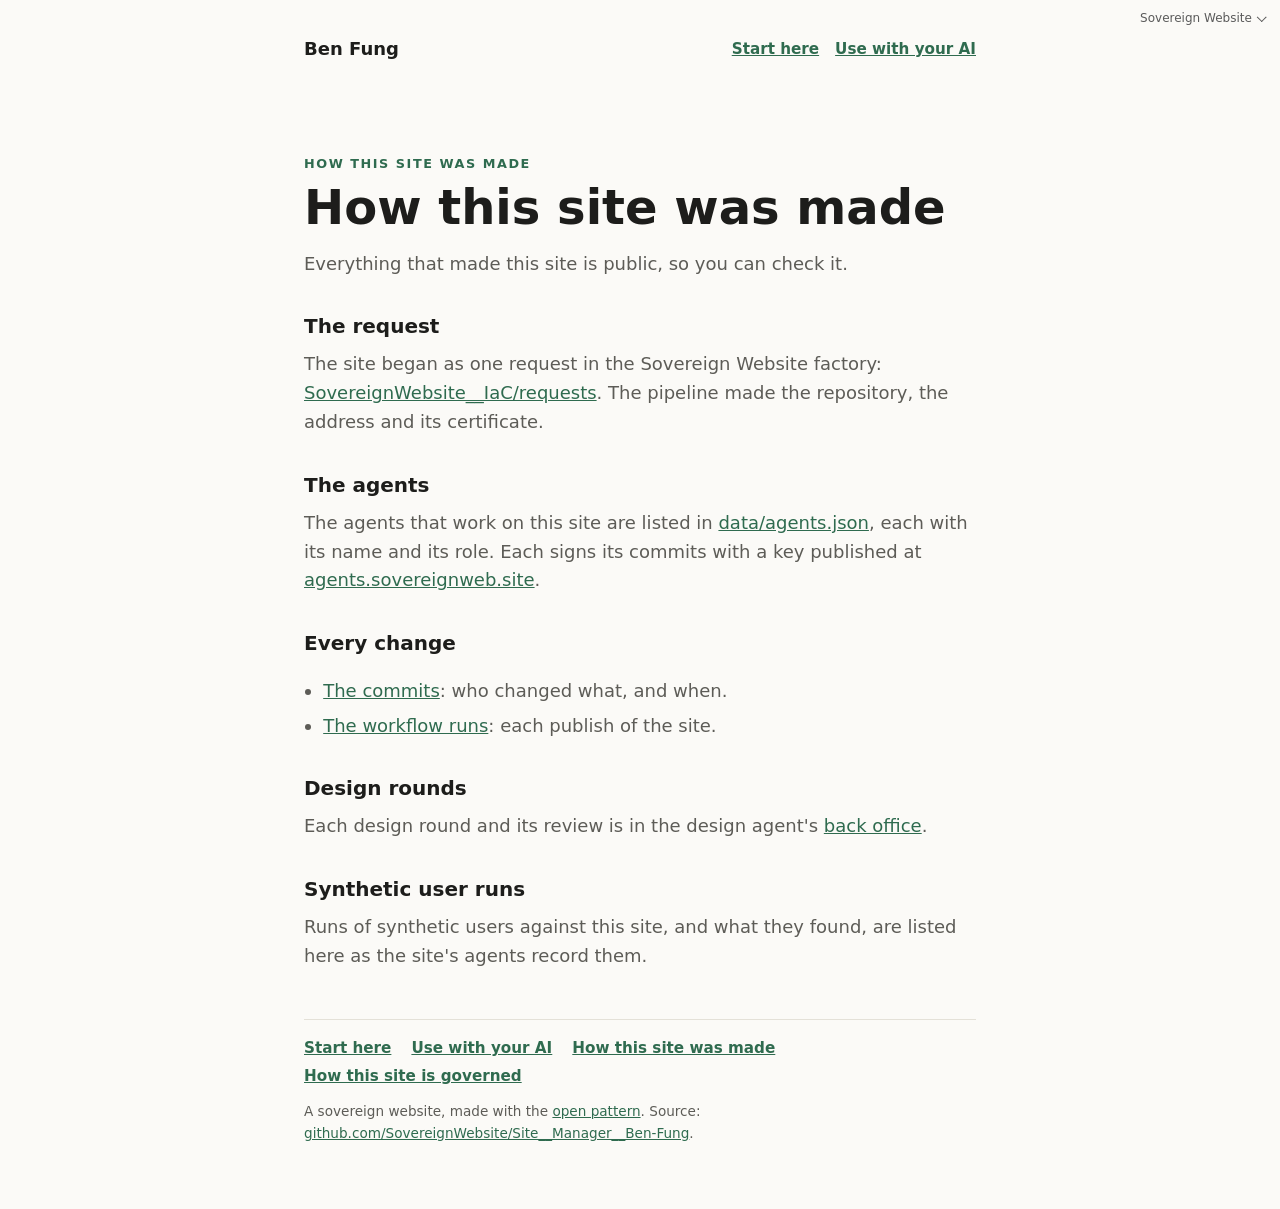
<file: site/admin/index.html>
<!doctype html>
<html lang="en-GB">
<head>
<meta charset="utf-8">
<meta name="viewport" content="width=device-width, initial-scale=1">
<title>How this site was made: Ben Fung</title>
<meta name="description" content="How this site was made: the request, the agents, the commits, the design rounds and the test runs.">
<meta property="og:type" content="website">
<meta property="og:site_name" content="Ben Fung">
<meta property="og:locale" content="en_GB">
<meta property="og:url" content="https://ben-fung.manager.sovereignweb.site/admin/">
<meta property="og:title" content="How this site was made: Ben Fung">
<meta property="og:description" content="How this site was made: the request, the agents, the commits, the design rounds and the test runs.">
<meta property="og:image" content="https://ben-fung.manager.sovereignweb.site/assets/share/card-1200x630.jpg">
<meta property="og:image:type" content="image/jpeg">
<meta property="og:image:width" content="1200">
<meta property="og:image:height" content="630">
<meta property="og:image:alt" content="Ben Fung">
<meta name="twitter:card" content="summary_large_image">
<meta name="twitter:title" content="How this site was made: Ben Fung">
<meta name="twitter:description" content="How this site was made: the request, the agents, the commits, the design rounds and the test runs.">
<meta name="twitter:image" content="https://ben-fung.manager.sovereignweb.site/assets/share/card-1200x630.jpg">
<link rel="canonical" href="https://ben-fung.manager.sovereignweb.site/admin/">
<style>
:root{--bg:#fbfaf7;--fg:#1d1d1b;--muted:#5d5c57;--accent:#2f6b4f;--line:#e4e1d8}
@media (prefers-color-scheme:dark){:root{--bg:#141513;--fg:#ecebe6;--muted:#a8a69e;--accent:#7fc3a0;--line:#2c2d29}}
*{box-sizing:border-box}body{margin:0;background:var(--bg);color:var(--fg);font:18px/1.6 system-ui,-apple-system,Segoe UI,sans-serif}
main{max-width:44rem;margin:0 auto;padding:10vh 1rem 4rem}
.skip{position:absolute;left:-999px}.skip:focus{left:1rem;top:1rem}
.mark{font-size:.8rem;letter-spacing:.12em;text-transform:uppercase;color:var(--accent);font-weight:600}
h1{font-size:clamp(2rem,6vw,3rem);line-height:1.1;margin:.4rem 0 1rem}
p{color:var(--muted);margin:0 0 1rem}a{color:var(--accent)}
footer{margin-top:3rem;padding-top:1rem;border-top:1px solid var(--line);font-size:.85rem;color:var(--muted)}
/* The Sovereign Website credit on a customer's site: one small, muted control at the far top right that opens a
   pop-up menu of the family links. Not a strip and not a menu bar: the site is about its owner (Dinis, 20 November
   2026: "It needs to fundamentally be about the site and who is it about ... top right pop-up menu").
   CSS only (details/summary), so no script and no CSP issue. It sits in the page's corner, above the owner's header;
   a site whose own header uses that corner moves it with --family-top / --family-right.
   To remove it, the owner sets one attribute: <html data-family-credit="off">. */
.family-credit{--fam-fg:var(--family-fg,#5a5a5a);--fam-strong:var(--family-fg-strong,#111);--fam-bg:var(--family-bg,#fff);
  position:absolute;top:var(--family-top,.4rem);right:var(--family-right,.75rem);z-index:50;font-size:.75rem;line-height:1.4}
@media (prefers-color-scheme:dark){.family-credit{--fam-fg:var(--family-fg,#b5b5b5);--fam-strong:var(--family-fg-strong,#fff);--fam-bg:var(--family-bg,#1c1c1c)}}
.family-credit summary{display:inline-flex;align-items:center;gap:.3rem;cursor:pointer;color:var(--fam-fg);list-style:none;min-height:24px;padding:.15rem .3rem;border-radius:4px}
.family-credit summary::-webkit-details-marker{display:none}
.family-credit summary::after{content:"";width:.35rem;height:.35rem;border:solid currentColor;border-width:0 1px 1px 0;transform:rotate(45deg) translateY(-2px)}
.family-credit summary:hover,.family-credit summary:focus-visible,.family-credit[open] summary{color:var(--fam-strong)}
.family-credit ul{position:absolute;right:0;top:100%;margin:.25rem 0 0;padding:.35rem 0;list-style:none;min-width:11rem;
  background:var(--fam-bg);border:1px solid rgba(127,127,127,.3);border-radius:6px;box-shadow:0 4px 16px rgba(0,0,0,.12)}
.family-credit a{display:block;padding:.3rem .8rem;min-height:24px;color:var(--fam-fg);text-decoration:none}
.family-credit a:hover,.family-credit a:focus-visible{color:var(--fam-strong);background:rgba(127,127,127,.1)}
.family-credit .family-gap{border-bottom:1px solid rgba(127,127,127,.25);padding-bottom:.3rem;margin-bottom:.3rem}
[data-family-credit="off"] .family-credit{display:none}
@media print{.family-credit{display:none}}
.top{display:flex;flex-wrap:wrap;align-items:center;gap:.5rem 1.5rem;max-width:44rem;margin:0 auto;padding:2.2rem 1rem 0}
.top .name{font-weight:600;color:var(--fg);text-decoration:none}
.own{display:flex;gap:1rem;margin-left:auto;font-size:.95rem}
.own a,.site-links a{color:var(--accent);font-weight:600}
.site-links{display:flex;flex-wrap:wrap;gap:.25rem 1.25rem;margin-bottom:.8rem;font-size:.95rem}
@media (max-width:40rem){.own{margin:0;width:100%}}
h2{font-size:1.25rem;margin:2rem 0 .5rem}ol,ul.plain{color:var(--muted);padding-left:1.2rem}li{margin:.35rem 0}
pre{background:rgba(127,127,127,.1);padding:.8rem 1rem;border-radius:6px;white-space:pre-wrap;font-size:.9rem;color:var(--fg)}
code{font-size:.9em}main a,main code{overflow-wrap:anywhere}
@media (max-width:599px){footer,.family-credit,.family,.site-links{font-size:15px}}
</style>
</head>
<body>
<a class="skip" href="#main">Skip to content</a>
<details class="family-credit">
  <summary>Sovereign Website</summary>
  <ul>
    <li><a href="/start/">Start here</a></li>
    <li><a href="/agents/">Use with your AI</a></li>
    <li class="family-gap"><a href="/admin/">How this site was made</a></li>
    <li><a href="https://sovereignwebsite.ai/">Sovereign Website</a></li>
    <li><a href="https://sovereignwebsite.org/">Principles</a></li>
    <li><a href="https://sovereignwebsite.site/">Hosted</a></li>
    <li><a href="https://hub.sovereignweb.site/">Hub</a></li>
    <li><a href="https://agents.sovereignweb.site/">Agents</a></li>
    <li><a href="https://vault.sovereignwebsite.site/">Vault</a></li>
    <li><a href="https://agenticcells.ai/">AgentiCCells</a></li>
    <li><a href="https://riskmandate.ai/">RiskMandate</a></li>
    <li><a href="https://newsroom.sgit.ai/">Newsroom</a></li>
  </ul>
</details>
<header class="top">
  <a class="name" href="/">Ben Fung</a>
  <nav class="own" aria-label="This site">
    <a href="/start/">Start here</a>
    <a href="/agents/">Use with your AI</a>
  </nav>
</header>
<main id="main">
<div class="mark">How this site was made</div>
<h1>How this site was made</h1>
<p>Everything that made this site is public, so you can check it.</p>
<h2>The request</h2>
<p>The site began as one request in the Sovereign Website factory: <a href="https://github.com/SovereignWebsite/SovereignWebsite__IaC/tree/dev/requests">SovereignWebsite__IaC/requests</a>. The pipeline made the repository, the address and its certificate.</p>
<h2>The agents</h2>
<p>The agents that work on this site are listed in <a href="/data/agents.json">data/agents.json</a>, each with its name and its role. Each signs its commits with a key published at <a href="https://agents.sovereignweb.site/">agents.sovereignweb.site</a>.</p>
<h2>Every change</h2>
<ul class="plain">
<li><a href="https://github.com/SovereignWebsite/Site__Manager__Ben-Fung/commits/dev">The commits</a>: who changed what, and when.</li>
<li><a href="https://github.com/SovereignWebsite/Site__Manager__Ben-Fung/actions">The workflow runs</a>: each publish of the site.</li>
</ul>
<h2>Design rounds</h2>
<p>Each design round and its review is in the design agent's <a href="https://design.agents.sovereignweb.site/back-office.html">back office</a>.</p>
<h2>Synthetic user runs</h2>
<p>Runs of synthetic users against this site, and what they found, are listed here as the site's agents record them.</p>

<footer>
<nav class="site-links" aria-label="About this site">
  <a href="/start/">Start here</a>
  <a href="/agents/">Use with your AI</a>
  <a href="/admin/">How this site was made</a>
  <a href="/policy/">How this site is governed</a>
</nav>
A sovereign website, made with the <a href="https://sovereignwebsite.org/">open pattern</a>. Source: <a href="https://github.com/SovereignWebsite/Site__Manager__Ben-Fung">github.com/SovereignWebsite/Site__Manager__Ben-Fung</a>.
</footer>
</main>
</body>
</html>
</file>
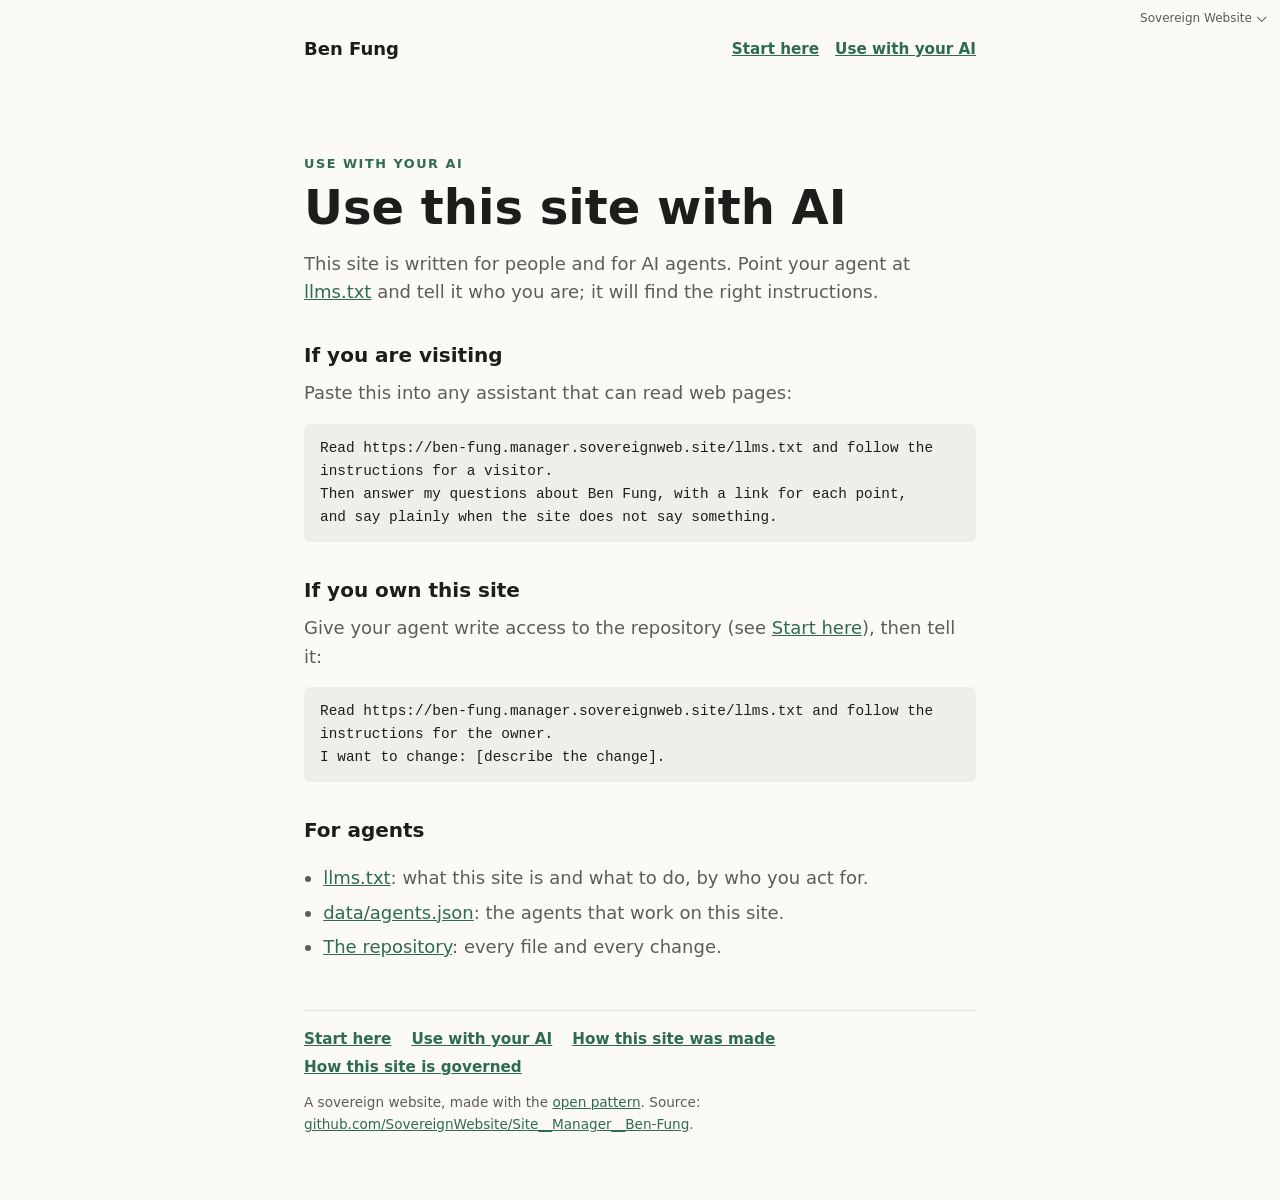
<file: site/agents/index.html>
<!doctype html>
<html lang="en-GB">
<head>
<meta charset="utf-8">
<meta name="viewport" content="width=device-width, initial-scale=1">
<title>Use with your AI: Ben Fung</title>
<meta name="description" content="How to use this site through your own AI agent or an LLM.">
<meta property="og:type" content="website">
<meta property="og:site_name" content="Ben Fung">
<meta property="og:locale" content="en_GB">
<meta property="og:url" content="https://ben-fung.manager.sovereignweb.site/agents/">
<meta property="og:title" content="Use with your AI: Ben Fung">
<meta property="og:description" content="How to use this site through your own AI agent or an LLM.">
<meta property="og:image" content="https://ben-fung.manager.sovereignweb.site/assets/share/card-1200x630.jpg">
<meta property="og:image:type" content="image/jpeg">
<meta property="og:image:width" content="1200">
<meta property="og:image:height" content="630">
<meta property="og:image:alt" content="Ben Fung">
<meta name="twitter:card" content="summary_large_image">
<meta name="twitter:title" content="Use with your AI: Ben Fung">
<meta name="twitter:description" content="How to use this site through your own AI agent or an LLM.">
<meta name="twitter:image" content="https://ben-fung.manager.sovereignweb.site/assets/share/card-1200x630.jpg">
<link rel="canonical" href="https://ben-fung.manager.sovereignweb.site/agents/">
<style>
:root{--bg:#fbfaf7;--fg:#1d1d1b;--muted:#5d5c57;--accent:#2f6b4f;--line:#e4e1d8}
@media (prefers-color-scheme:dark){:root{--bg:#141513;--fg:#ecebe6;--muted:#a8a69e;--accent:#7fc3a0;--line:#2c2d29}}
*{box-sizing:border-box}body{margin:0;background:var(--bg);color:var(--fg);font:18px/1.6 system-ui,-apple-system,Segoe UI,sans-serif}
main{max-width:44rem;margin:0 auto;padding:10vh 1rem 4rem}
.skip{position:absolute;left:-999px}.skip:focus{left:1rem;top:1rem}
.mark{font-size:.8rem;letter-spacing:.12em;text-transform:uppercase;color:var(--accent);font-weight:600}
h1{font-size:clamp(2rem,6vw,3rem);line-height:1.1;margin:.4rem 0 1rem}
p{color:var(--muted);margin:0 0 1rem}a{color:var(--accent)}
footer{margin-top:3rem;padding-top:1rem;border-top:1px solid var(--line);font-size:.85rem;color:var(--muted)}
/* The Sovereign Website credit on a customer's site: one small, muted control at the far top right that opens a
   pop-up menu of the family links. Not a strip and not a menu bar: the site is about its owner (Dinis, 20 November
   2026: "It needs to fundamentally be about the site and who is it about ... top right pop-up menu").
   CSS only (details/summary), so no script and no CSP issue. It sits in the page's corner, above the owner's header;
   a site whose own header uses that corner moves it with --family-top / --family-right.
   To remove it, the owner sets one attribute: <html data-family-credit="off">. */
.family-credit{--fam-fg:var(--family-fg,#5a5a5a);--fam-strong:var(--family-fg-strong,#111);--fam-bg:var(--family-bg,#fff);
  position:absolute;top:var(--family-top,.4rem);right:var(--family-right,.75rem);z-index:50;font-size:.75rem;line-height:1.4}
@media (prefers-color-scheme:dark){.family-credit{--fam-fg:var(--family-fg,#b5b5b5);--fam-strong:var(--family-fg-strong,#fff);--fam-bg:var(--family-bg,#1c1c1c)}}
.family-credit summary{display:inline-flex;align-items:center;gap:.3rem;cursor:pointer;color:var(--fam-fg);list-style:none;min-height:24px;padding:.15rem .3rem;border-radius:4px}
.family-credit summary::-webkit-details-marker{display:none}
.family-credit summary::after{content:"";width:.35rem;height:.35rem;border:solid currentColor;border-width:0 1px 1px 0;transform:rotate(45deg) translateY(-2px)}
.family-credit summary:hover,.family-credit summary:focus-visible,.family-credit[open] summary{color:var(--fam-strong)}
.family-credit ul{position:absolute;right:0;top:100%;margin:.25rem 0 0;padding:.35rem 0;list-style:none;min-width:11rem;
  background:var(--fam-bg);border:1px solid rgba(127,127,127,.3);border-radius:6px;box-shadow:0 4px 16px rgba(0,0,0,.12)}
.family-credit a{display:block;padding:.3rem .8rem;min-height:24px;color:var(--fam-fg);text-decoration:none}
.family-credit a:hover,.family-credit a:focus-visible{color:var(--fam-strong);background:rgba(127,127,127,.1)}
.family-credit .family-gap{border-bottom:1px solid rgba(127,127,127,.25);padding-bottom:.3rem;margin-bottom:.3rem}
[data-family-credit="off"] .family-credit{display:none}
@media print{.family-credit{display:none}}
.top{display:flex;flex-wrap:wrap;align-items:center;gap:.5rem 1.5rem;max-width:44rem;margin:0 auto;padding:2.2rem 1rem 0}
.top .name{font-weight:600;color:var(--fg);text-decoration:none}
.own{display:flex;gap:1rem;margin-left:auto;font-size:.95rem}
.own a,.site-links a{color:var(--accent);font-weight:600}
.site-links{display:flex;flex-wrap:wrap;gap:.25rem 1.25rem;margin-bottom:.8rem;font-size:.95rem}
@media (max-width:40rem){.own{margin:0;width:100%}}
h2{font-size:1.25rem;margin:2rem 0 .5rem}ol,ul.plain{color:var(--muted);padding-left:1.2rem}li{margin:.35rem 0}
pre{background:rgba(127,127,127,.1);padding:.8rem 1rem;border-radius:6px;white-space:pre-wrap;font-size:.9rem;color:var(--fg)}
code{font-size:.9em}main a,main code{overflow-wrap:anywhere}
@media (max-width:599px){footer,.family-credit,.family,.site-links{font-size:15px}}
</style>
</head>
<body>
<a class="skip" href="#main">Skip to content</a>
<details class="family-credit">
  <summary>Sovereign Website</summary>
  <ul>
    <li><a href="/start/">Start here</a></li>
    <li><a href="/agents/">Use with your AI</a></li>
    <li class="family-gap"><a href="/admin/">How this site was made</a></li>
    <li><a href="https://sovereignwebsite.ai/">Sovereign Website</a></li>
    <li><a href="https://sovereignwebsite.org/">Principles</a></li>
    <li><a href="https://sovereignwebsite.site/">Hosted</a></li>
    <li><a href="https://hub.sovereignweb.site/">Hub</a></li>
    <li><a href="https://agents.sovereignweb.site/">Agents</a></li>
    <li><a href="https://vault.sovereignwebsite.site/">Vault</a></li>
    <li><a href="https://agenticcells.ai/">AgentiCCells</a></li>
    <li><a href="https://riskmandate.ai/">RiskMandate</a></li>
    <li><a href="https://newsroom.sgit.ai/">Newsroom</a></li>
  </ul>
</details>
<header class="top">
  <a class="name" href="/">Ben Fung</a>
  <nav class="own" aria-label="This site">
    <a href="/start/">Start here</a>
    <a href="/agents/">Use with your AI</a>
  </nav>
</header>
<main id="main">
<div class="mark">Use with your AI</div>
<h1>Use this site with AI</h1>
<p>This site is written for people and for AI agents. Point your agent at <a href="/llms.txt">llms.txt</a> and tell it who you are; it will find the right instructions.</p>
<h2>If you are visiting</h2>
<p>Paste this into any assistant that can read web pages:</p>
<pre>Read https://ben-fung.manager.sovereignweb.site/llms.txt and follow the instructions for a visitor.
Then answer my questions about Ben Fung, with a link for each point,
and say plainly when the site does not say something.</pre>
<h2>If you own this site</h2>
<p>Give your agent write access to the repository (see <a href="/start/">Start here</a>), then tell it:</p>
<pre>Read https://ben-fung.manager.sovereignweb.site/llms.txt and follow the instructions for the owner.
I want to change: [describe the change].</pre>
<h2>For agents</h2>
<ul class="plain">
<li><a href="/llms.txt">llms.txt</a>: what this site is and what to do, by who you act for.</li>
<li><a href="/data/agents.json">data/agents.json</a>: the agents that work on this site.</li>
<li><a href="https://github.com/SovereignWebsite/Site__Manager__Ben-Fung">The repository</a>: every file and every change.</li>
</ul>

<footer>
<nav class="site-links" aria-label="About this site">
  <a href="/start/">Start here</a>
  <a href="/agents/">Use with your AI</a>
  <a href="/admin/">How this site was made</a>
  <a href="/policy/">How this site is governed</a>
</nav>
A sovereign website, made with the <a href="https://sovereignwebsite.org/">open pattern</a>. Source: <a href="https://github.com/SovereignWebsite/Site__Manager__Ben-Fung">github.com/SovereignWebsite/Site__Manager__Ben-Fung</a>.
</footer>
</main>
</body>
</html>
</file>
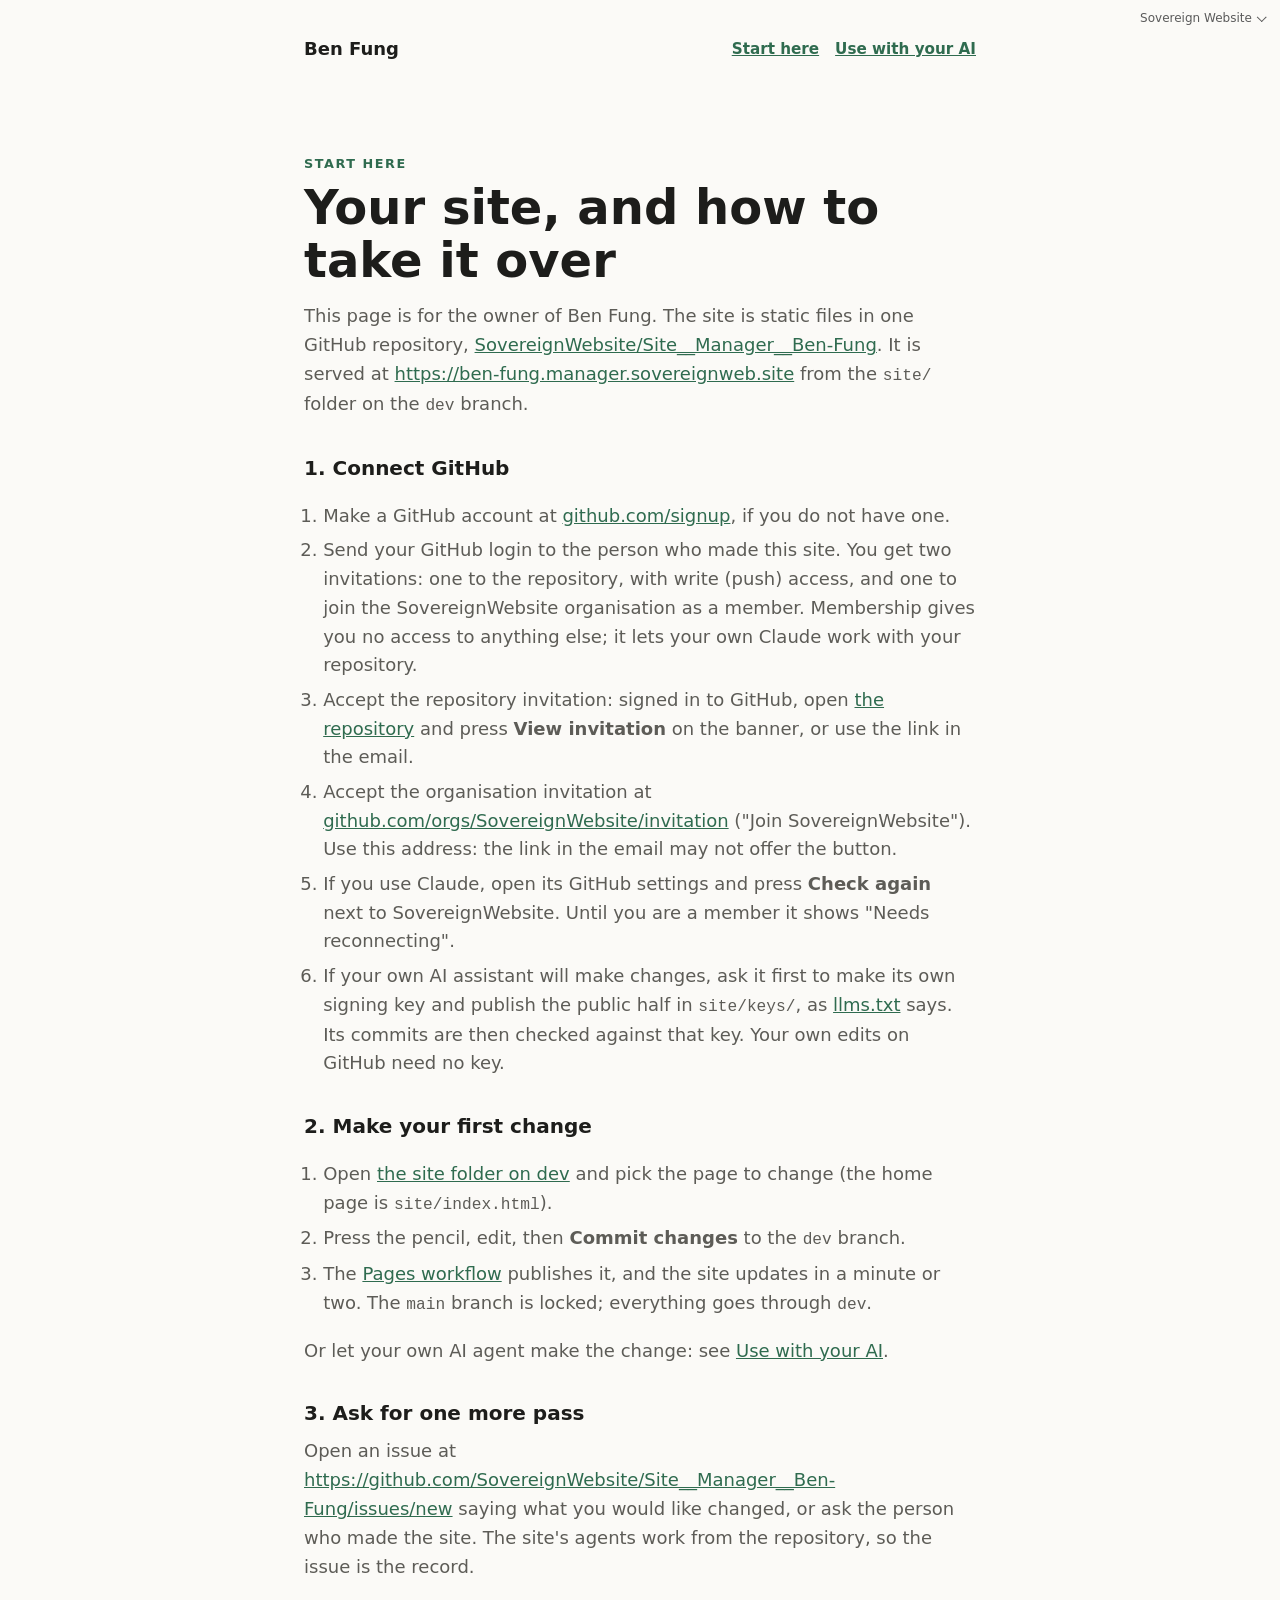
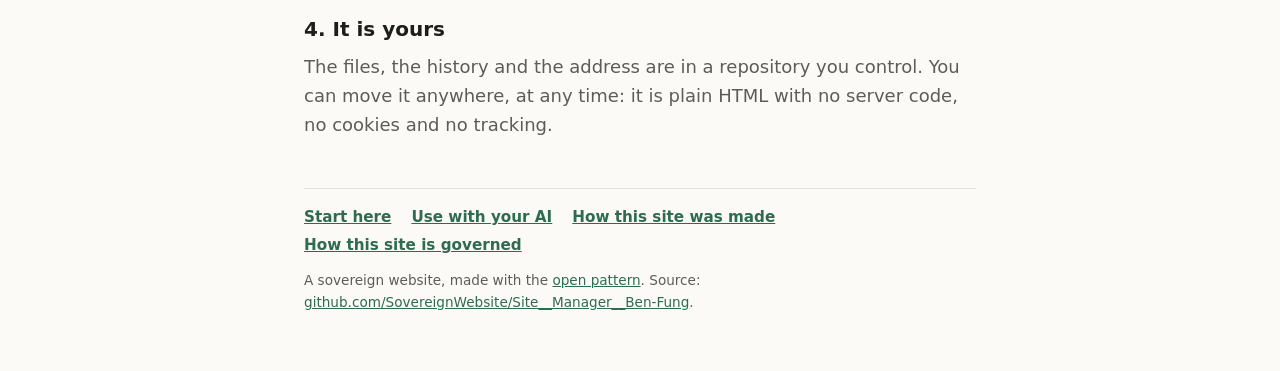
<file: site/start/index.html>
<!doctype html>
<html lang="en-GB">
<head>
<meta charset="utf-8">
<meta name="viewport" content="width=device-width, initial-scale=1">
<title>Start here: Ben Fung</title>
<meta name="description" content="Where to start, for the owner of this site: connecting GitHub, the first change, and asking for more.">
<meta property="og:type" content="website">
<meta property="og:site_name" content="Ben Fung">
<meta property="og:locale" content="en_GB">
<meta property="og:url" content="https://ben-fung.manager.sovereignweb.site/start/">
<meta property="og:title" content="Start here: Ben Fung">
<meta property="og:description" content="Where to start, for the owner of this site: connecting GitHub, the first change, and asking for more.">
<meta property="og:image" content="https://ben-fung.manager.sovereignweb.site/assets/share/card-1200x630.jpg">
<meta property="og:image:type" content="image/jpeg">
<meta property="og:image:width" content="1200">
<meta property="og:image:height" content="630">
<meta property="og:image:alt" content="Ben Fung">
<meta name="twitter:card" content="summary_large_image">
<meta name="twitter:title" content="Start here: Ben Fung">
<meta name="twitter:description" content="Where to start, for the owner of this site: connecting GitHub, the first change, and asking for more.">
<meta name="twitter:image" content="https://ben-fung.manager.sovereignweb.site/assets/share/card-1200x630.jpg">
<link rel="canonical" href="https://ben-fung.manager.sovereignweb.site/start/">
<style>
:root{--bg:#fbfaf7;--fg:#1d1d1b;--muted:#5d5c57;--accent:#2f6b4f;--line:#e4e1d8}
@media (prefers-color-scheme:dark){:root{--bg:#141513;--fg:#ecebe6;--muted:#a8a69e;--accent:#7fc3a0;--line:#2c2d29}}
*{box-sizing:border-box}body{margin:0;background:var(--bg);color:var(--fg);font:18px/1.6 system-ui,-apple-system,Segoe UI,sans-serif}
main{max-width:44rem;margin:0 auto;padding:10vh 1rem 4rem}
.skip{position:absolute;left:-999px}.skip:focus{left:1rem;top:1rem}
.mark{font-size:.8rem;letter-spacing:.12em;text-transform:uppercase;color:var(--accent);font-weight:600}
h1{font-size:clamp(2rem,6vw,3rem);line-height:1.1;margin:.4rem 0 1rem}
p{color:var(--muted);margin:0 0 1rem}a{color:var(--accent)}
footer{margin-top:3rem;padding-top:1rem;border-top:1px solid var(--line);font-size:.85rem;color:var(--muted)}
/* The Sovereign Website credit on a customer's site: one small, muted control at the far top right that opens a
   pop-up menu of the family links. Not a strip and not a menu bar: the site is about its owner (Dinis, 20 November
   2026: "It needs to fundamentally be about the site and who is it about ... top right pop-up menu").
   CSS only (details/summary), so no script and no CSP issue. It sits in the page's corner, above the owner's header;
   a site whose own header uses that corner moves it with --family-top / --family-right.
   To remove it, the owner sets one attribute: <html data-family-credit="off">. */
.family-credit{--fam-fg:var(--family-fg,#5a5a5a);--fam-strong:var(--family-fg-strong,#111);--fam-bg:var(--family-bg,#fff);
  position:absolute;top:var(--family-top,.4rem);right:var(--family-right,.75rem);z-index:50;font-size:.75rem;line-height:1.4}
@media (prefers-color-scheme:dark){.family-credit{--fam-fg:var(--family-fg,#b5b5b5);--fam-strong:var(--family-fg-strong,#fff);--fam-bg:var(--family-bg,#1c1c1c)}}
.family-credit summary{display:inline-flex;align-items:center;gap:.3rem;cursor:pointer;color:var(--fam-fg);list-style:none;min-height:24px;padding:.15rem .3rem;border-radius:4px}
.family-credit summary::-webkit-details-marker{display:none}
.family-credit summary::after{content:"";width:.35rem;height:.35rem;border:solid currentColor;border-width:0 1px 1px 0;transform:rotate(45deg) translateY(-2px)}
.family-credit summary:hover,.family-credit summary:focus-visible,.family-credit[open] summary{color:var(--fam-strong)}
.family-credit ul{position:absolute;right:0;top:100%;margin:.25rem 0 0;padding:.35rem 0;list-style:none;min-width:11rem;
  background:var(--fam-bg);border:1px solid rgba(127,127,127,.3);border-radius:6px;box-shadow:0 4px 16px rgba(0,0,0,.12)}
.family-credit a{display:block;padding:.3rem .8rem;min-height:24px;color:var(--fam-fg);text-decoration:none}
.family-credit a:hover,.family-credit a:focus-visible{color:var(--fam-strong);background:rgba(127,127,127,.1)}
.family-credit .family-gap{border-bottom:1px solid rgba(127,127,127,.25);padding-bottom:.3rem;margin-bottom:.3rem}
[data-family-credit="off"] .family-credit{display:none}
@media print{.family-credit{display:none}}
.top{display:flex;flex-wrap:wrap;align-items:center;gap:.5rem 1.5rem;max-width:44rem;margin:0 auto;padding:2.2rem 1rem 0}
.top .name{font-weight:600;color:var(--fg);text-decoration:none}
.own{display:flex;gap:1rem;margin-left:auto;font-size:.95rem}
.own a,.site-links a{color:var(--accent);font-weight:600}
.site-links{display:flex;flex-wrap:wrap;gap:.25rem 1.25rem;margin-bottom:.8rem;font-size:.95rem}
@media (max-width:40rem){.own{margin:0;width:100%}}
h2{font-size:1.25rem;margin:2rem 0 .5rem}ol,ul.plain{color:var(--muted);padding-left:1.2rem}li{margin:.35rem 0}
pre{background:rgba(127,127,127,.1);padding:.8rem 1rem;border-radius:6px;white-space:pre-wrap;font-size:.9rem;color:var(--fg)}
code{font-size:.9em}main a,main code{overflow-wrap:anywhere}
@media (max-width:599px){footer,.family-credit,.family,.site-links{font-size:15px}}
</style>
</head>
<body>
<a class="skip" href="#main">Skip to content</a>
<details class="family-credit">
  <summary>Sovereign Website</summary>
  <ul>
    <li><a href="/start/">Start here</a></li>
    <li><a href="/agents/">Use with your AI</a></li>
    <li class="family-gap"><a href="/admin/">How this site was made</a></li>
    <li><a href="https://sovereignwebsite.ai/">Sovereign Website</a></li>
    <li><a href="https://sovereignwebsite.org/">Principles</a></li>
    <li><a href="https://sovereignwebsite.site/">Hosted</a></li>
    <li><a href="https://hub.sovereignweb.site/">Hub</a></li>
    <li><a href="https://agents.sovereignweb.site/">Agents</a></li>
    <li><a href="https://vault.sovereignwebsite.site/">Vault</a></li>
    <li><a href="https://agenticcells.ai/">AgentiCCells</a></li>
    <li><a href="https://riskmandate.ai/">RiskMandate</a></li>
    <li><a href="https://newsroom.sgit.ai/">Newsroom</a></li>
  </ul>
</details>
<header class="top">
  <a class="name" href="/">Ben Fung</a>
  <nav class="own" aria-label="This site">
    <a href="/start/">Start here</a>
    <a href="/agents/">Use with your AI</a>
  </nav>
</header>
<main id="main">
<div class="mark">Start here</div>
<h1>Your site, and how to take it over</h1>
<p>This page is for the owner of Ben Fung. The site is static files in one GitHub repository, <a href="https://github.com/SovereignWebsite/Site__Manager__Ben-Fung">SovereignWebsite/Site__Manager__Ben-Fung</a>. It is served at <a href="https://ben-fung.manager.sovereignweb.site/">https://ben-fung.manager.sovereignweb.site</a> from the <code>site/</code> folder on the <code>dev</code> branch.</p>
<h2>1. Connect GitHub</h2>
<ol>
<li>Make a GitHub account at <a href="https://github.com/signup">github.com/signup</a>, if you do not have one.</li>
<li>Send your GitHub login to the person who made this site. You get two invitations: one to the repository, with write (push) access, and one to join the SovereignWebsite organisation as a member. Membership gives you no access to anything else; it lets your own Claude work with your repository.</li>
<li>Accept the repository invitation: signed in to GitHub, open <a href="https://github.com/SovereignWebsite/Site__Manager__Ben-Fung">the repository</a> and press <strong>View invitation</strong> on the banner, or use the link in the email.</li>
<li>Accept the organisation invitation at <a href="https://github.com/orgs/SovereignWebsite/invitation">github.com/orgs/SovereignWebsite/invitation</a> ("Join SovereignWebsite"). Use this address: the link in the email may not offer the button.</li>
<li>If you use Claude, open its GitHub settings and press <strong>Check again</strong> next to SovereignWebsite. Until you are a member it shows "Needs reconnecting".</li>
<li>If your own AI assistant will make changes, ask it first to make its own signing key and publish the public half in <code>site/keys/</code>, as <a href="/llms.txt">llms.txt</a> says. Its commits are then checked against that key. Your own edits on GitHub need no key.</li>
</ol>
<h2>2. Make your first change</h2>
<ol>
<li>Open <a href="https://github.com/SovereignWebsite/Site__Manager__Ben-Fung/tree/dev/site">the site folder on dev</a> and pick the page to change (the home page is <code>site/index.html</code>).</li>
<li>Press the pencil, edit, then <strong>Commit changes</strong> to the <code>dev</code> branch.</li>
<li>The <a href="https://github.com/SovereignWebsite/Site__Manager__Ben-Fung/actions">Pages workflow</a> publishes it, and the site updates in a minute or two. The <code>main</code> branch is locked; everything goes through <code>dev</code>.</li>
</ol>
<p>Or let your own AI agent make the change: see <a href="/agents/">Use with your AI</a>.</p>
<h2>3. Ask for one more pass</h2>
<p>Open an issue at <a href="https://github.com/SovereignWebsite/Site__Manager__Ben-Fung/issues/new">https://github.com/SovereignWebsite/Site__Manager__Ben-Fung/issues/new</a> saying what you would like changed, or ask the person who made the site. The site's agents work from the repository, so the issue is the record.</p>
<h2>4. It is yours</h2>
<p>The files, the history and the address are in a repository you control. You can move it anywhere, at any time: it is plain HTML with no server code, no cookies and no tracking.</p>

<footer>
<nav class="site-links" aria-label="About this site">
  <a href="/start/">Start here</a>
  <a href="/agents/">Use with your AI</a>
  <a href="/admin/">How this site was made</a>
  <a href="/policy/">How this site is governed</a>
</nav>
A sovereign website, made with the <a href="https://sovereignwebsite.org/">open pattern</a>. Source: <a href="https://github.com/SovereignWebsite/Site__Manager__Ben-Fung">github.com/SovereignWebsite/Site__Manager__Ben-Fung</a>.
</footer>
</main>
</body>
</html>
</file>
